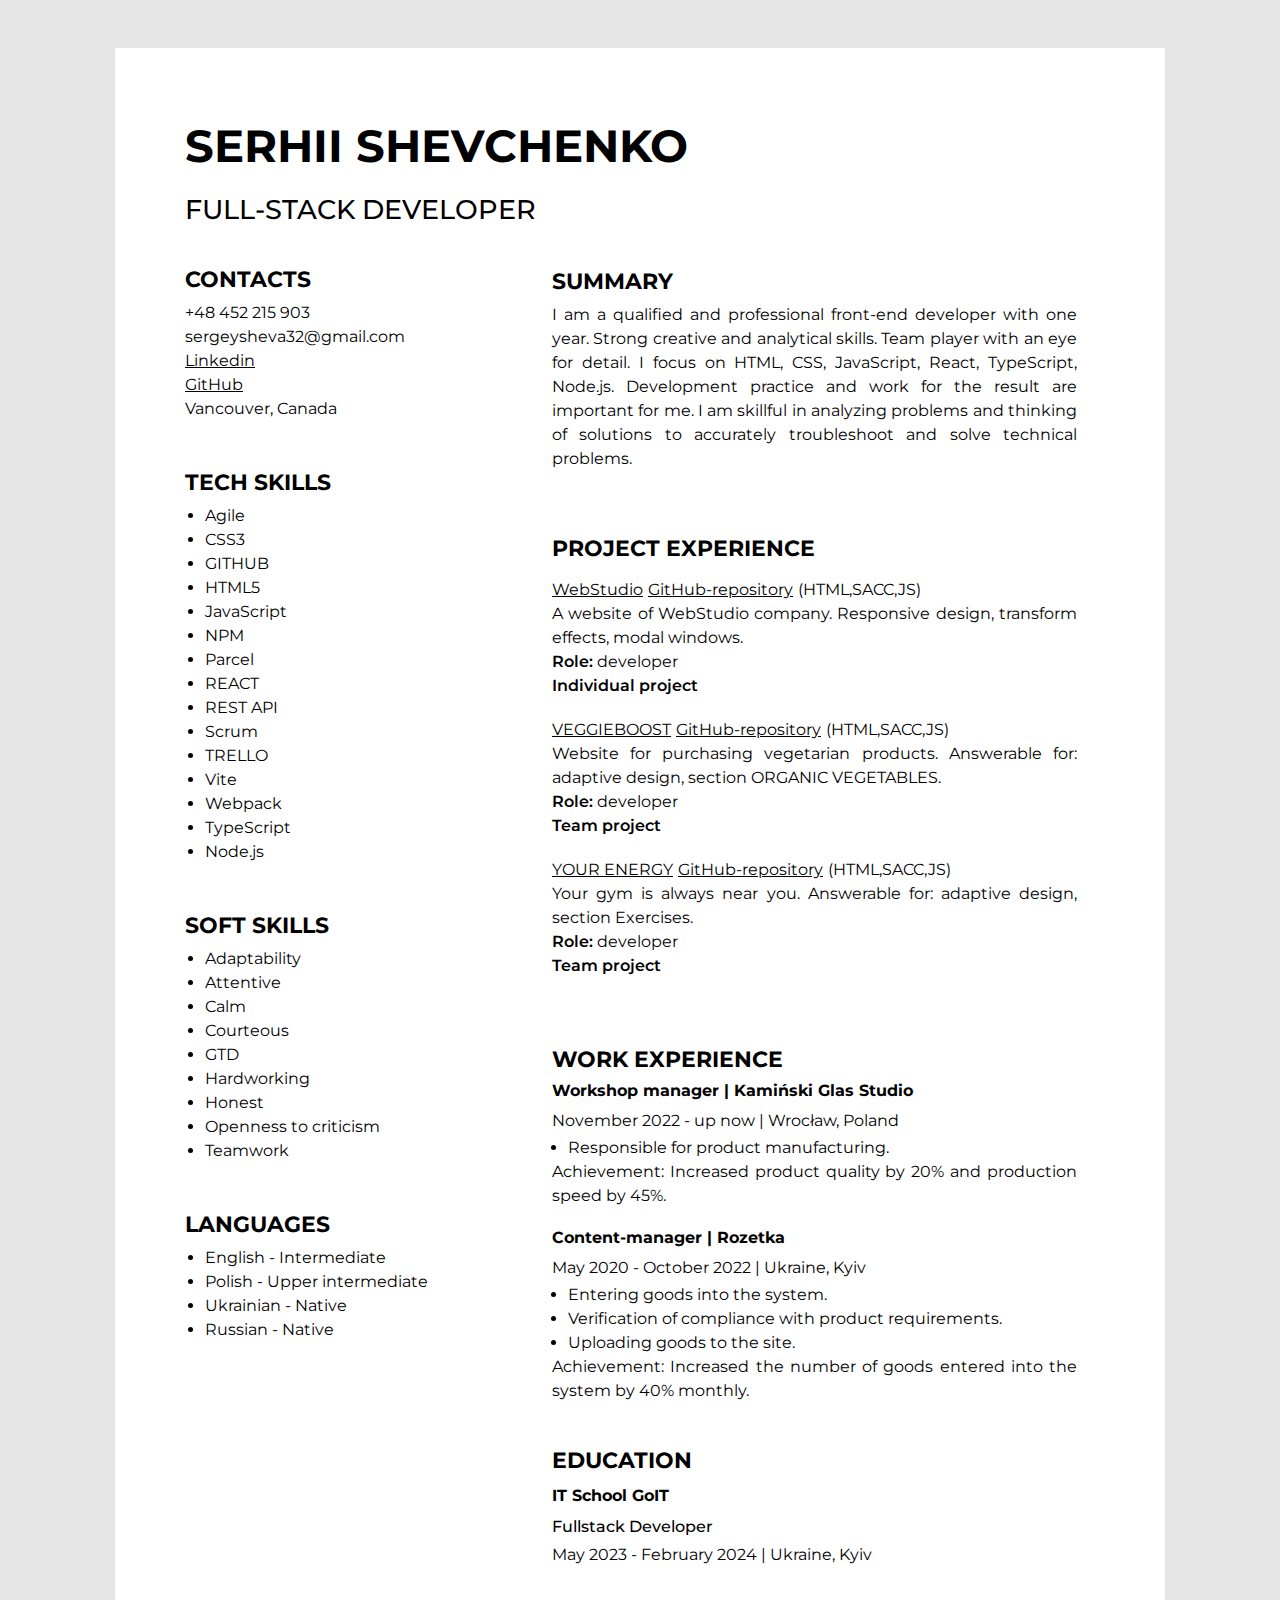
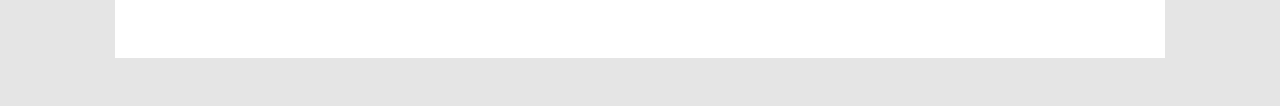
<file: index.html>
<!DOCTYPE html>
<html lang="en">
  <head>
    <meta charset="UTF-8" />
    <meta http-equiv="X-UA-Compatible" content="IE=edge" />
    <meta name="viewport" content="width=device-width, initial-scale=1.0" />
    <link rel="preconnect" href="https://fonts.googleapis.com" />
    <link rel="preconnect" href="https://fonts.gstatic.com" crossorigin />
    <link
      href="https://fonts.googleapis.com/css2?family=Montserrat:wght@400;700&display=swap"
      rel="stylesheet"
    />
    <link rel="stylesheet" href="./css/style.css" />
    <title>Serhii Shevchenko</title>
  </head>
  <body>
    <!-- Wrapper -->
    <div class="name">
      <h1 class="my-name">SERHII SHEVCHENKO</h1>

      <h2 class="my-profession">FULL-STACK DEVELOPER</h2>
    </div>
    <div class="wrapper">
      <!-- Main content -->
      <div class="main-content">
        <!-- <div class="buttons">
          <ul>
            <li><a href="./indexua.html">UA</a></li>
            <li><a href="./index.html">EN</a></li>
            <li><a href="./indexpl.html">PL</a></li>
          </ul>
        </div> -->
        <!-- About me -->
        <div class="about-me-container">
          <h3 class="main-content-title">SUMMARY</h3>
          <p class="my-deskr">
            I am a qualified and professional front-end developer with one year.
            Strong creative and analytical skills. Team player with an eye for
            detail. I focus on HTML, CSS, JavaScript, React, TypeScript,
            Node.js. Development practice and work for the result are important
            for me. I am skillful in analyzing problems and thinking of
            solutions to accurately troubleshoot and solve technical problems.
          </p>
        </div>

        <!-- My projects -->
        <div class="projects-container">
          <h3 class="main-content-title">PROJECT EXPERIENCE</h3>
          <ul class="project-list">
            <li class="project-item">
              <a
                href="https://sergeysheva32.github.io/webstudio/"
                class="item-descr-link"
                target="_blank"
                >WebStudio</a
              >
              <a
                href="https://github.com/sergeysheva32/webstudio"
                class="item-descr-link"
                target="_blank"
                >GitHub-repository</a
              >
              <span class="project-item-descr">(HTML,SACC,JS)</span>
              <p class="my-deskr">
                A website of WebStudio company. Responsive design, transform
                effects, modal windows.
              </p>
              <p class="role-project">
                Role: <span class="role-project-span">developer</span>
              </p>
              <p class="role-project">Individual project</p>
            </li>
            <li class="project-item">
              <a
                href="https://irenetysyachuk.github.io/source-code/"
                class="item-descr-link"
                target="_blank"
                >VEGGIEBOOST</a
              >
              <a
                href="https://github.com/IreneTysyachuk/source-code"
                class="item-descr-link"
                target="_blank"
                >GitHub-repository</a
              >
              <span class="project-item-descr">(HTML,SACC,JS)</span>
              <p class="my-deskr">
                Website for purchasing vegetarian products. Answerable for:
                adaptive design, section ORGANIC VEGETABLES.
              </p>
              <p class="role-project">
                Role: <span class="role-project-span">developer</span>
              </p>
              <p class="role-project">Team project</p>
            </li>
            <li class="project-item">
              <a
                href="https://worldofvictory.github.io/jrIT.Group-project/index.html"
                class="item-descr-link"
                target="_blank"
                >YOUR ENERGY</a
              >
              <a
                href="https://github.com/worldofvictory/jrIT.Group-project"
                class="item-descr-link"
                target="_blank"
                >GitHub-repository</a
              >
              <span class="project-item-descr">(HTML,SACC,JS)</span>
              <p class="my-deskr">
                Your gym is always near you. Answerable for: adaptive design,
                section Exercises.
              </p>
              <p class="role-project">
                Role: <span class="role-project-span">developer</span>
              </p>
              <p class="role-project">Team project</p>
            </li>
          </ul>
        </div>

        <!-- Work experience -->
        <div class="work-experience-container">
          <h3 class="main-content-title">WORK EXPERIENCE</h3>

          <!-- Company 1 -->
          <div class="work-experience-place">
            <div>
              <h4 class="work-experience-position">
                Content-manager
                <span class="work-experience-company"> | Rozetka</span>
              </h4>
              <p class="work-period">May 2020 - October 2022 | Ukraine, Kyiv</p>
              <ul class="work-duties-list">
                <li class="work-duties">Entering goods into the system.</li>
                <li class="work-duties">
                  Verification of compliance with product requirements.
                </li>
                <li class="work-duties">Uploading goods to the site.</li>
              </ul>
              <p class="my-deskr">
                Achievement: Increased the number of goods entered into the
                system by 40% monthly.
              </p>
            </div>
            <div>
              <h4 class="work-experience-position">
                Workshop manager
                <span class="work-experience-company">
                  | Kamiński Glas Studio</span
                >
              </h4>
              <p class="work-period">
                November 2022 - up now | Wrocław, Poland
              </p>
              <ul class="work-duties-list">
                <li class="work-duties">
                  Responsible for product manufacturing.
                </li>
              </ul>
              <p class="my-deskr">
                Achievement: Increased product quality by 20% and production
                speed by 45%.
              </p>
            </div>
          </div>
        </div>
        <!-- Education -->
        <div class="education-container">
          <h3 class="main-content-title">EDUCATION</h3>
          <h4 class="name-education">IT School GoIT</h4>
          <h5 class="name-education-faculty">Fullstack Developer</h5>
          <p class="education-period">
            May 2023 - February 2024 | Ukraine, Kyiv
          </p>
        </div>
        <!-- Languages -->
      </div>

      <!-- Sidebar -->
      <aside class="sidebar">
        <!-- <img
          src="./img/my-photo.jpg"
          alt="My photo"
          width="370"
          class="my-photo"
        /> -->

        <!-- Contacts -->
        <div class="contacts-container">
          <h3 class="sidebar-title">CONTACTS</h3>
          <p class="contacts-item">
            <a
              href="tel:+48452215903"
              class="contacts-number"
              style="text-decoration: none"
              >+48 452 215 903</a
            >
          </p>
          <p class="contacts-item">
            <a
              href="mailto:sergeysheva32@gmail.com"
              class="contacts-email"
              style="text-decoration: none"
              >sergeysheva32@gmail.com</a
            >
          </p>
          <p class="contacts-item">
            <a
              href="https://www.linkedin.com/in/serhii-shevchenko-frontend-developer/"
              class="contacts-number"
              >Linkedin</a
            >
          </p>
          <p class="contacts-item">
            <a href="https://github.com/sergeysheva32" class="contacts-number"
              >GitHub</a
            >
          </p>
          <p class="contacts-number contacts-item">Vancouver, Canada</p>
        </div>

        <!-- Tech skills -->
        <div class="tech-skills-container">
          <h3 class="sidebar-title">TECH SKILLS</h3>
          <ul class="skills-list">
            <li class="skills-list-item">
              <span class="skills-list-text">Agile</span>
            </li>
            <li class="skills-list-item">
              <span class="skills-list-text">CSS3</span>
            </li>
            <li class="skills-list-item">
              <span class="skills-list-text">GITHUB</span>
            </li>
            <li class="skills-list-item">
              <span class="skills-list-text">HTML5</span>
            </li>
            <li class="skills-list-item">
              <span class="skills-list-text">JavaScript</span>
            </li>
            <li class="skills-list-item">
              <span class="skills-list-text">NPM</span>
            </li>
            <li class="skills-list-item">
              <span class="skills-list-text">Parcel</span>
            </li>
            <li class="skills-list-item">
              <span class="skills-list-text">REACT</span>
            </li>
            <li class="skills-list-item">
              <span class="skills-list-text">REST API</span>
            </li>
            <li class="skills-list-item">
              <span class="skills-list-text">Scrum</span>
            </li>
            <li class="skills-list-item">
              <span class="skills-list-text">TRELLO</span>
            </li>
            <li class="skills-list-item">
              <span class="skills-list-text">Vite</span>
            </li>
            <li class="skills-list-item">
              <span class="skills-list-text">Webpack</span>
            </li>
            <li class="skills-list-item">
              <span class="skills-list-text">TypeScript</span>
            </li>
            <li class="skills-list-item">
              <span class="skills-list-text">Node.js</span>
            </li>
          </ul>
        </div>

        <!-- Soft skills -->
        <div class="soft-skills-container">
          <h3 class="sidebar-title">SOFT SKILLS</h3>
          <ul class="skills-list">
            <li class="skills-list-item">
              <span class="skills-list-text">Adaptability</span>
            </li>
            <li class="skills-list-item">
              <span class="skills-list-text">Attentive</span>
            </li>
            <li class="skills-list-item">
              <span class="skills-list-text">Calm</span>
            </li>
            <li class="skills-list-item">
              <span class="skills-list-text">Courteous</span>
            </li>
            <li class="skills-list-item">
              <span class="skills-list-text">GTD</span>
            </li>
            <li class="skills-list-item">
              <span class="skills-list-text">Hardworking</span>
            </li>
            <li class="skills-list-item">
              <span class="skills-list-text">Honest</span>
            </li>
            <li class="skills-list-item">
              <span class="skills-list-text">Openness to criticism</span>
            </li>
            <li class="skills-list-item">
              <span class="skills-list-text">Teamwork</span>
            </li>
          </ul>
        </div>
        <div class="soft-skills-container">
          <h3 class="sidebar-title">LANGUAGES</h3>
          <ul class="skills-list">
            <li class="skills-list-item">
              <span class="skills-list-text">English - Intermediate</span>
            </li>
            <li class="skills-list-item">
              <span class="skills-list-text">Polish - Upper intermediate</span>
            </li>
            <li class="skills-list-item">
              <span class="skills-list-text">Ukrainian - Native</span>
            </li>
            <li class="skills-list-item">
              <span class="skills-list-text">Russian - Native</span>
            </li>
          </ul>
        </div>
      </aside>
    </div>
  </body>
</html>
</file>
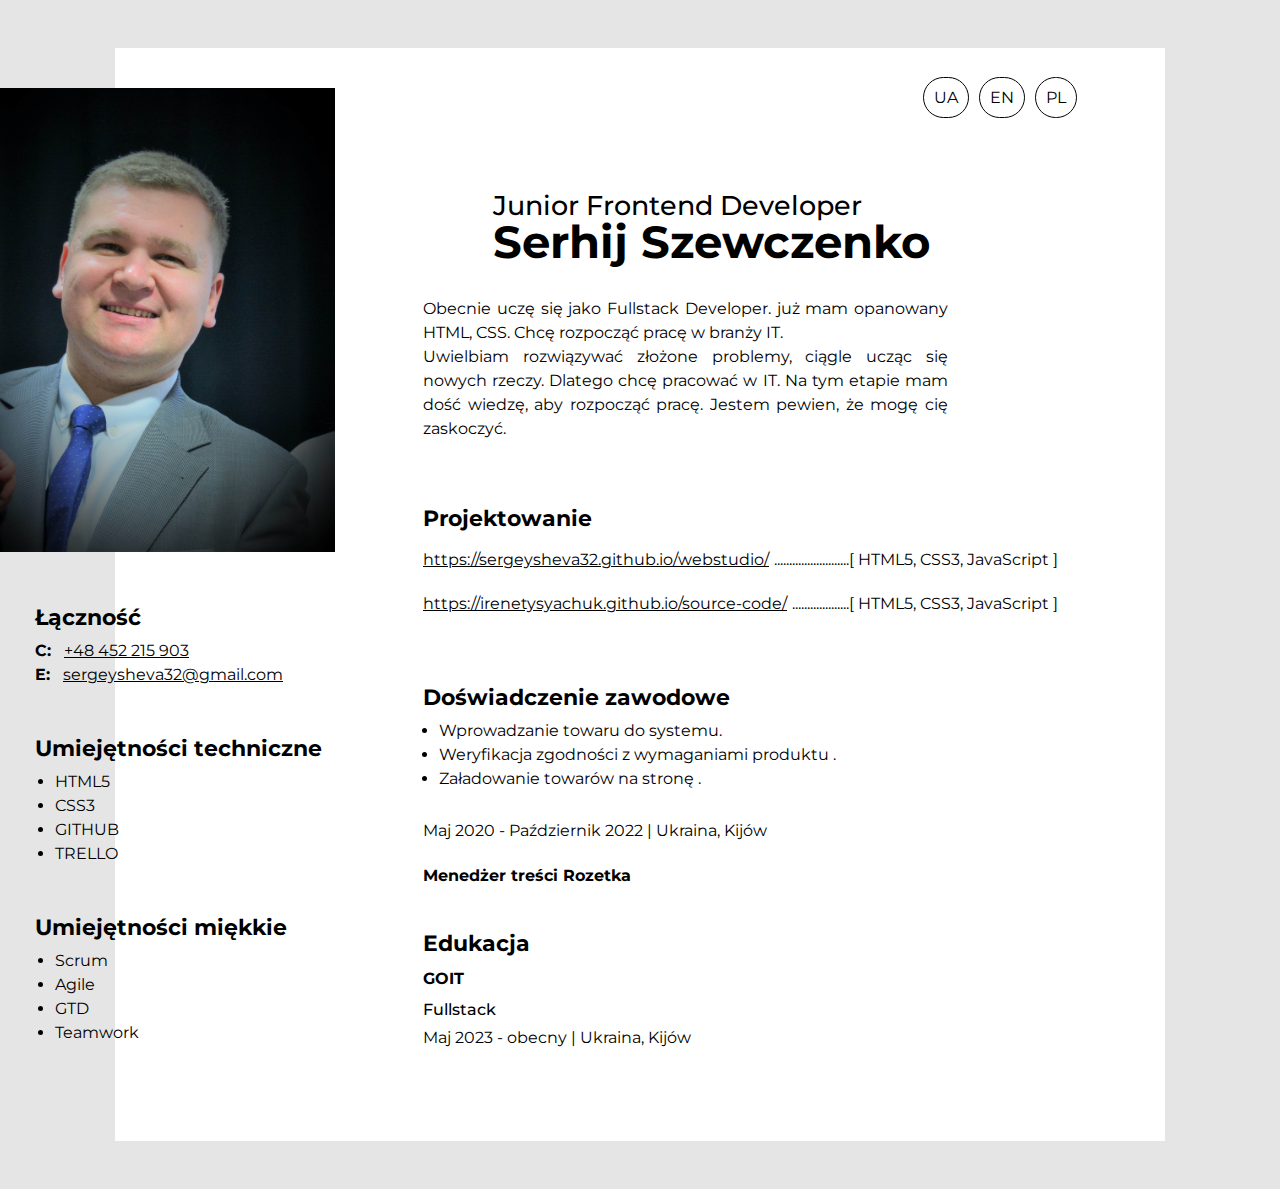
<file: indexpl.html>
<!DOCTYPE html>
<html lang="pl">
  <head>
    <meta charset="UTF-8" />
    <meta http-equiv="X-UA-Compatible" content="IE=edge" />
    <meta name="viewport" content="width=device-width, initial-scale=1.0" />
    <link rel="preconnect" href="https://fonts.googleapis.com" />
    <link rel="preconnect" href="https://fonts.gstatic.com" crossorigin />
    <link
      href="https://fonts.googleapis.com/css2?family=Montserrat:wght@400;700&display=swap"
      rel="stylesheet"
    />
    <link rel="stylesheet" href="./css/style.css" />
    <title>Serhij Szewczenko</title>
  </head>
  <body>
    <!-- Wrapper -->
    <div class="wrapper">
      <!-- Main content -->
      <div class="main-content">
        <div class="buttons">
          <ul>
            <li><a href="./indexua.html">UA</a></li>
            <li><a href="./index.html">EN</a></li>
            <li><a href="./indexpl.html">PL</a></li>
          </ul>
        </div>
        <!-- About me -->
        <div class="about-me-container">
          <h2 class="my-profession">Junior Frontend Developer</h2>
          <h1 class="my-name">Serhij Szewczenko</h1>
          <p class="my-deskr">
            Obecnie uczę się jako Fullstack Developer. już mam opanowany HTML,
            CSS. Chcę rozpocząć pracę w branży IT.
          </p>
          <p class="my-deskr">
            Uwielbiam rozwiązywać złożone problemy, ciągle ucząc się nowych
            rzeczy. Dlatego chcę pracować w IT. Na tym etapie mam dość wiedzę,
            aby rozpocząć pracę. Jestem pewien, że mogę cię zaskoczyć.
          </p>
        </div>

        <!-- My projects -->
        <div class="projects-container">
          <h3 class="main-content-title">Projektowanie</h3>
          <ol class="project-list">
            <li class="project-item">
              <a
                href="https://sergeysheva32.github.io/webstudio/"
                class="item-descr-link"
                target="_blank"
                >https://sergeysheva32.github.io/webstudio/</a
              >
              <span class="project-item-descr"
                >.........................[ HTML5, CSS3, JavaScript ]</span
              >
            </li>
            <li class="project-item">
              <a
                href="https://irenetysyachuk.github.io/source-code/"
                class="item-descr-link"
                target="_blank"
                >https://irenetysyachuk.github.io/source-code/</a
              >
              <span class="project-item-descr"
                >...................[ HTML5, CSS3, JavaScript ]</span
              >
            </li>
          </ol>
        </div>

        <!-- Work experience -->
        <div class="work-experience-container">
          <h3 class="main-content-title">Doświadczenie zawodowe</h3>

          <!-- Company 1 -->
          <div class="work-experience-place">
            <h4 class="work-experience-position">
              Menedżer treści
              <span class="work-experience-company">Rozetka</span>
            </h4>
            <p class="work-period">
              Maj 2020 - Październik 2022 | Ukraina, Kijów
            </p>
            <ul class="work-duties-list">
              <li class="work-duties">Wprowadzanie towaru do systemu.</li>
              <li class="work-duties">
                Weryfikacja zgodności z wymaganiami produktu .
              </li>
              <li class="work-duties">Załadowanie towarów na stronę .</li>
            </ul>
          </div>
        </div>

        <!-- Education -->
        <div class="education-container">
          <h3 class="main-content-title">Edukacja</h3>
          <h4 class="name-education">GOIT</h4>
          <h5 class="name-education-faculty">Fullstack</h5>
          <p class="education-period">Maj 2023 - obecny | Ukraina, Kijów</p>
        </div>
      </div>

      <!-- Sidebar -->
      <aside class="sidebar">
        <img
          src="./img/my-photo.jpg"
          alt="My photo"
          width="370"
          class="my-photo"
        />

        <!-- Contacts -->
        <div class="contacts-container">
          <h3 class="sidebar-title">Łączność</h3>
          <p class="contacts-item">
            <span class="contacts-type">C: </span>
            <a href="tel:+48452215903" class="contacts-number"
              >+48 452 215 903</a
            >
          </p>
          <p class="contacts-item">
            <span class="contacts-type">E: </span>
            <a href="mailto:sergeysheva32@gmail.com" class="contacts-email"
              >sergeysheva32@gmail.com</a
            >
          </p>
        </div>

        <!-- Tech skills -->
        <div class="tech-skills-container">
          <h3 class="sidebar-title">Umiejętności techniczne</h3>
          <ul class="skills-list">
            <li class="skills-list-item">
              <span class="skills-list-text">HTML5</span>
            </li>
            <li class="skills-list-item">
              <span class="skills-list-text">CSS3</span>
            </li>
            <li class="skills-list-item">
              <span class="skills-list-text">GITHUB</span>
            </li>
            <li class="skills-list-item">
              <span class="skills-list-text">TRELLO</span>
            </li>
          </ul>
        </div>

        <!-- Soft skills -->
        <div class="soft-skills-container">
          <h3 class="sidebar-title">Umiejętności miękkie</h3>
          <ul class="skills-list">
            <li class="skills-list-item">
              <span class="skills-list-text">Scrum</span>
            </li>
            <li class="skills-list-item">
              <span class="skills-list-text">Agile</span>
            </li>
            <li class="skills-list-item">
              <span class="skills-list-text">GTD</span>
            </li>
            <li class="skills-list-item">
              <span class="skills-list-text">Teamwork</span>
            </li>
          </ul>
        </div>
      </aside>
    </div>
  </body>
</html>
</file>
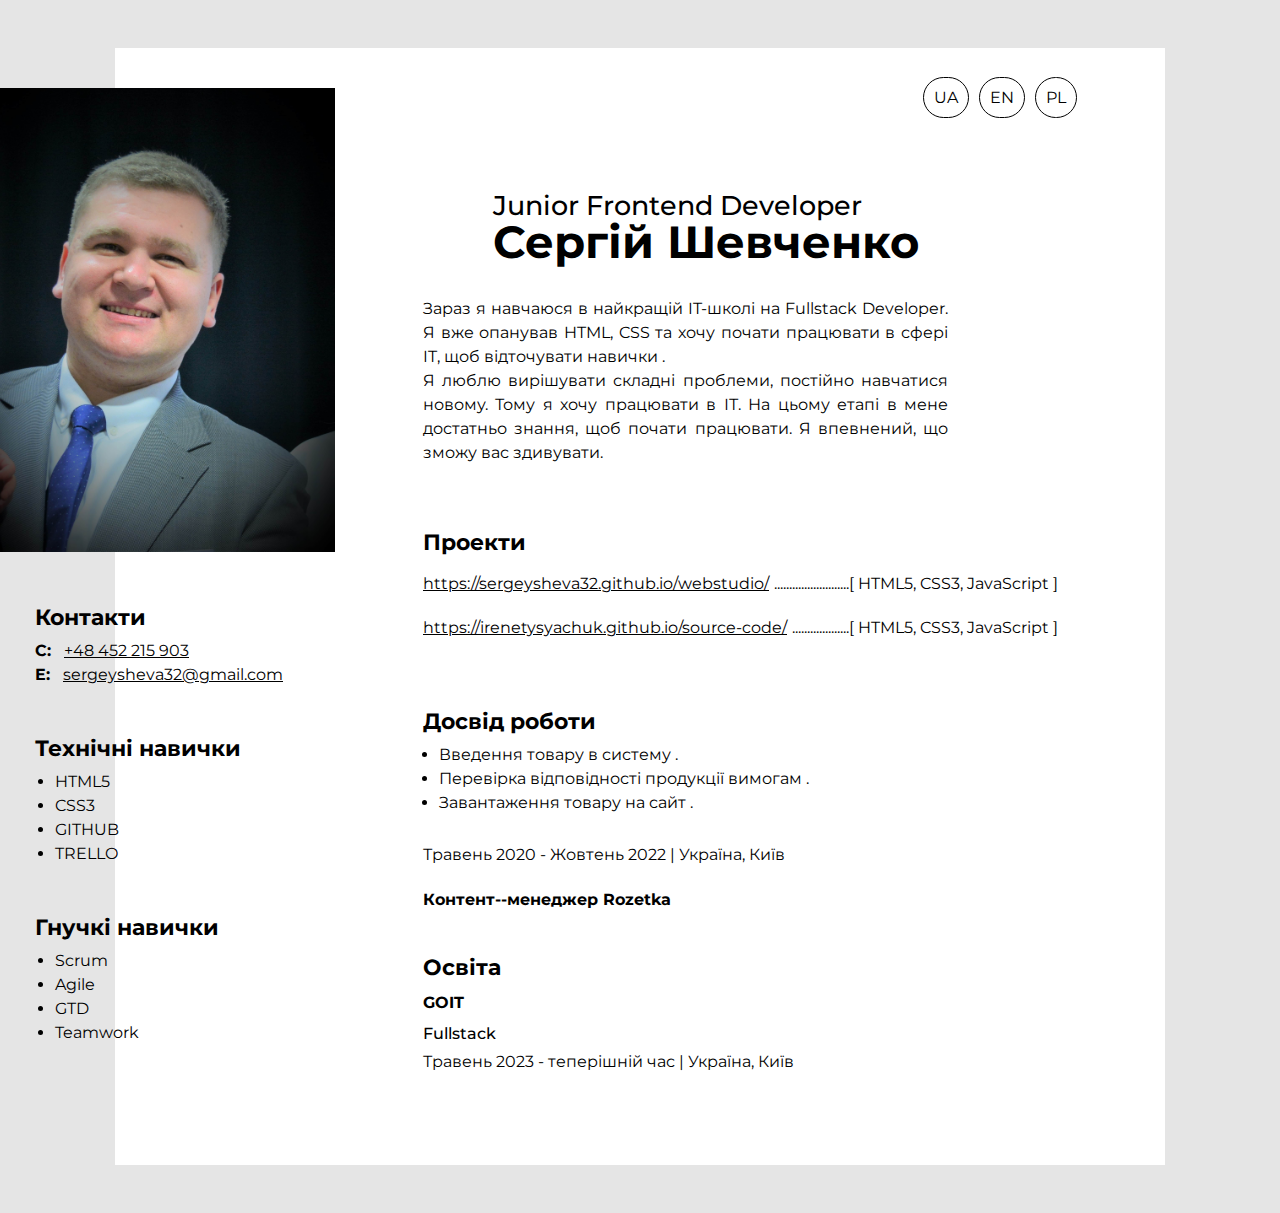
<file: indexua.html>
<!DOCTYPE html>
<html lang="ua">
  <head>
    <meta charset="UTF-8" />
    <meta http-equiv="X-UA-Compatible" content="IE=edge" />
    <meta name="viewport" content="width=device-width, initial-scale=1.0" />
    <link rel="preconnect" href="https://fonts.googleapis.com" />
    <link rel="preconnect" href="https://fonts.gstatic.com" crossorigin />
    <link
      href="https://fonts.googleapis.com/css2?family=Montserrat:wght@400;700&display=swap"
      rel="stylesheet"
    />
    <link rel="stylesheet" href="./css/style.css" />
    <title>Шевченко Сергій</title>
  </head>
  <body>
    <!-- Wrapper -->
    <div class="wrapper">
      <!-- Main content -->
      <div class="main-content">
        <div class="buttons">
          <ul>
            <li><a href="./indexua.html">UA</a></li>
            <li><a href="./index.html">EN</a></li>
            <li><a href="./indexpl.html">PL</a></li>
          </ul>
        </div>
        <!-- About me -->
        <div class="about-me-container">
          <h2 class="my-profession">Junior Frontend Developer</h2>
          <h1 class="my-name">Сергій Шевченко</h1>
          <p class="my-deskr">
            Зараз я навчаюся в найкращій IT-школі на Fullstack Developer. Я вже
            опанував HTML, CSS та хочу почати працювати в сфері IT, щоб
            відточувати навички .
          </p>
          <p class="my-deskr">
            Я люблю вирішувати складні проблеми, постійно навчатися новому. Тому
            я хочу працювати в ІТ. На цьому етапі в мене достатньо знання, щоб
            почати працювати. Я впевнений, що зможу вас здивувати.
          </p>
        </div>

        <!-- My projects -->
        <div class="projects-container">
          <h3 class="main-content-title">Проекти</h3>
          <ol class="project-list">
            <li class="project-item">
              <a
                href="https://sergeysheva32.github.io/webstudio/"
                class="item-descr-link"
                target="_blank"
                >https://sergeysheva32.github.io/webstudio/</a
              >
              <span class="project-item-descr"
                >.........................[ HTML5, CSS3, JavaScript ]</span
              >
            </li>
            <li class="project-item">
              <a
                href="https://irenetysyachuk.github.io/source-code/"
                class="item-descr-link"
                target="_blank"
                >https://irenetysyachuk.github.io/source-code/</a
              >
              <span class="project-item-descr"
                >...................[ HTML5, CSS3, JavaScript ]</span
              >
            </li>
          </ol>
        </div>

        <!-- Work experience -->
        <div class="work-experience-container">
          <h3 class="main-content-title">Досвід роботи</h3>

          <!-- Company 1 -->
          <div class="work-experience-place">
            <h4 class="work-experience-position">
              Контент--менеджер
              <span class="work-experience-company">Rozetka</span>
            </h4>
            <p class="work-period">
              Травень 2020 - Жовтень 2022 | Україна, Київ
            </p>
            <ul class="work-duties-list">
              <li class="work-duties">Введення товару в систему .</li>
              <li class="work-duties">
                Перевірка відповідності продукції вимогам .
              </li>
              <li class="work-duties">Завантаження товару на сайт .</li>
            </ul>
          </div>
        </div>

        <!-- Education -->
        <div class="education-container">
          <h3 class="main-content-title">Освіта</h3>
          <h4 class="name-education">GOIT</h4>
          <h5 class="name-education-faculty">Fullstack</h5>
          <p class="education-period">
            Травень 2023 - теперішній час | Україна, Київ
          </p>
        </div>
      </div>

      <!-- Sidebar -->
      <aside class="sidebar">
        <img
          src="./img/my-photo.jpg"
          alt="My photo"
          width="370"
          class="my-photo"
        />

        <!-- Contacts -->
        <div class="contacts-container">
          <h3 class="sidebar-title">Контакти</h3>
          <p class="contacts-item">
            <span class="contacts-type">C: </span>
            <a href="tel:+48452215903" class="contacts-number"
              >+48 452 215 903</a
            >
          </p>
          <p class="contacts-item">
            <span class="contacts-type">E: </span>
            <a href="mailto:sergeysheva32@gmail.com" class="contacts-email"
              >sergeysheva32@gmail.com</a
            >
          </p>
        </div>

        <!-- Tech skills -->
        <div class="tech-skills-container">
          <h3 class="sidebar-title">Технічні навички</h3>
          <ul class="skills-list">
            <li class="skills-list-item">
              <span class="skills-list-text">HTML5</span>
            </li>
            <li class="skills-list-item">
              <span class="skills-list-text">CSS3</span>
            </li>
            <li class="skills-list-item">
              <span class="skills-list-text">GITHUB</span>
            </li>
            <li class="skills-list-item">
              <span class="skills-list-text">TRELLO</span>
            </li>
          </ul>
        </div>

        <!-- Soft skills -->
        <div class="soft-skills-container">
          <h3 class="sidebar-title">Гнучкі навички</h3>
          <ul class="skills-list">
            <li class="skills-list-item">
              <span class="skills-list-text">Scrum</span>
            </li>
            <li class="skills-list-item">
              <span class="skills-list-text">Agile</span>
            </li>
            <li class="skills-list-item">
              <span class="skills-list-text">GTD</span>
            </li>
            <li class="skills-list-item">
              <span class="skills-list-text">Teamwork</span>
            </li>
          </ul>
        </div>
      </aside>
    </div>
  </body>
</html>
</file>
<file: css/style.css>
body {
  font-family: "Montserrat", sans-serif;
  background-color: #e5e5e5;
  padding: 40px;
  color: #000000;
}

.wrapper {
  display: flex;
  flex-direction: row-reverse;
  background: #ffffff;
  width: 1050px;
  margin: 0 auto;
}

/* Main content */
.main-content {
  padding: 0 88px 88px 88px;
}

.main-content-title {
  font-style: normal;
  font-weight: 700;
  font-size: 22px;
  line-height: 27px;
  color: #000000;
  margin: 0 0 8px 0;
}

/* Buttons*/
.buttons ul {
  list-style: none;
  display: flex;
  gap: 10px;
  margin: 0;
  padding: 40px 0 40px 500px;
}

.buttons a {
  text-decoration: none;
  color: #000000;
  border: 1px solid #000000;
  border-radius: 100px;
  margin-left: auto;
  margin-right: auto;
  padding: 10px;
}

.buttons a:hover,
.buttons a:focus {
  background-color: #e0ebfe;
}

/* About me */
.my-profession {
  font-style: normal;
  font-weight: 500;
  font-size: 27px;
  line-height: 17px;
  color: #000000;
  margin: 0;
  padding-left: 70px;
}

.my-name {
  font-style: normal;
  font-weight: 700;
  font-size: 45px;
  line-height: 55px;
  color: #000000;
  margin: 0 0 28px 0;
  padding-left: 70px;
}

.my-deskr {
  font-style: normal;
  font-weight: 400;
  font-size: 16px;
  line-height: 24px;
  width: 525px;
  margin: 0;
  color: #000000;
  text-align: justify;
}

.about-me-container {
  padding-top: 50px;
  margin-bottom: 64px;
}

/* Projects */
.project-item {
  font-style: normal;
  font-weight: 700;
  font-size: 16px;
  line-height: 24px;
  color: #000000;
  list-style: none;
  padding-bottom: 20px;
}

.project-list {
  padding: 0;
}

.projects-container {
  margin-bottom: 48px;
}

.project-item-descr {
  font-style: normal;
  font-weight: 400;
  font-size: 16px;
  line-height: 24px;
  color: #000000;
}

.item-descr-link {
  font-style: normal;
  font-weight: 400;
  font-size: 16px;
  line-height: 24px;
  text-decoration-line: underline;
  color: #000000;
}

/* Work experience */
.work-experience-container {
  margin-bottom: 44px;
}

.work-experience-position {
  font-style: normal;
  font-weight: 700;
  font-size: 16px;
  line-height: 20px;
  color: #000000;
  margin: 0;
}

.work-experience-place {
  margin-bottom: 16px;
  display: flex;
  flex-direction: column-reverse;
  gap: 20px;
}

.work-experience-company {
}

.work-period {
  font-style: normal;
  font-weight: 400;
  font-size: 16px;
  line-height: 15px;
  color: #000000;
  margin: 12px 0 8px 0;
}

.work-duties {
  font-style: normal;
  font-weight: 400;
  font-size: 16px;
  line-height: 24px;
  color: #000000;
}

.work-duties-list {
  padding: 0 0 0 16px;
  margin: 0;
}

/* Sidebar */
.sidebar {
  width: 370px;
  padding-bottom: 40px;
}

.my-photo {
  margin-top: 40px;
}

.contacts-container,
.tech-skills-container,
.soft-skills-container {
  margin: 48px 0 0 70px;
}

.sidebar-title {
  font-style: normal;
  font-weight: 700;
  font-size: 22px;
  line-height: 27px;
  color: #000000;
  margin-bottom: 8px;
}

.contacts-type {
  font-style: normal;
  font-weight: 700;
  font-size: 16px;
  line-height: 24px;
  color: #000000;
  margin-right: 8px;
}

.contacts-item {
  margin: 0;
}

.contacts-number {
  font-style: normal;
  font-weight: 400;
  font-size: 16px;
  line-height: 24px;
  color: #000000;
}

.contacts-email {
  font-style: normal;
  font-weight: 400;
  font-size: 16px;
  line-height: 24px;
  color: #000000;
}

/* Skills */
.skills-list {
  margin: 0;
  padding: 0 0 0 20px;
}

.skills-list-item {
  color: #000000;
}

.skills-list-text {
  font-style: normal;
  font-weight: 400;
  font-size: 16px;
  line-height: 24px;
  color: #000000;
}

/* Education */
.education-container {
  margin-top: 42px;
}

.name-education {
  font-style: normal;
  font-weight: 700;
  font-size: 16px;
  line-height: 20px;
  color: #000000;
  margin: 12px 0 0 0;
}

.name-education-faculty {
  font-style: normal;
  font-weight: 500;
  font-size: 16px;
  line-height: 17px;
  color: #000000;
  margin: 12px 0 0 0;
}

.education-period {
  font-style: normal;
  font-weight: 400;
  font-size: 16px;
  line-height: 15px;
  color: #000000;
  margin: 12px 0 8px 0;
}

.name {
  background: #ffffff;
  width: 1050px;
  padding-top: 70px;
  margin: 0 auto;
}

.link-border {
  border-bottom: solid;
}

.role-project {
  font-weight: 600;

  font-size: 16px;
  margin: 0;
}

.role-project-span {
  font-weight: 400;

  font-size: 16px;
  margin: 0;
}
</file>
